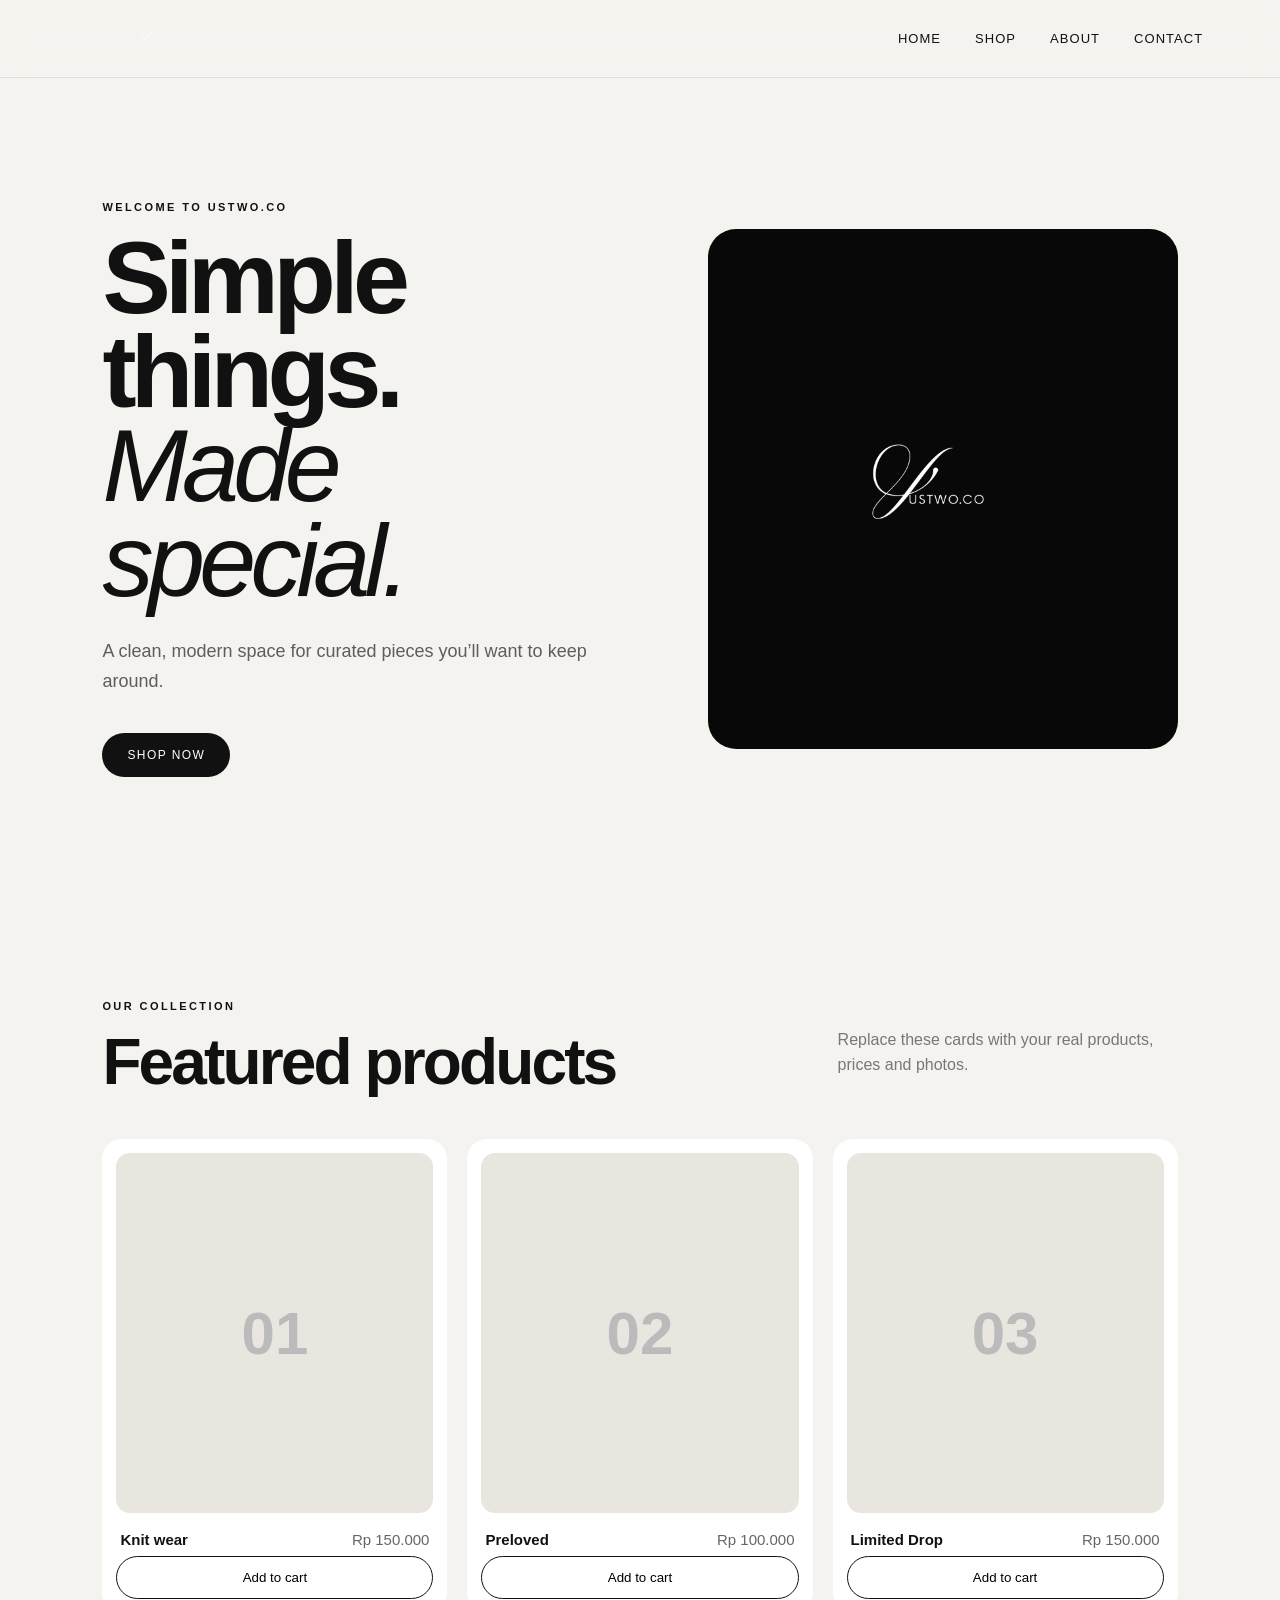
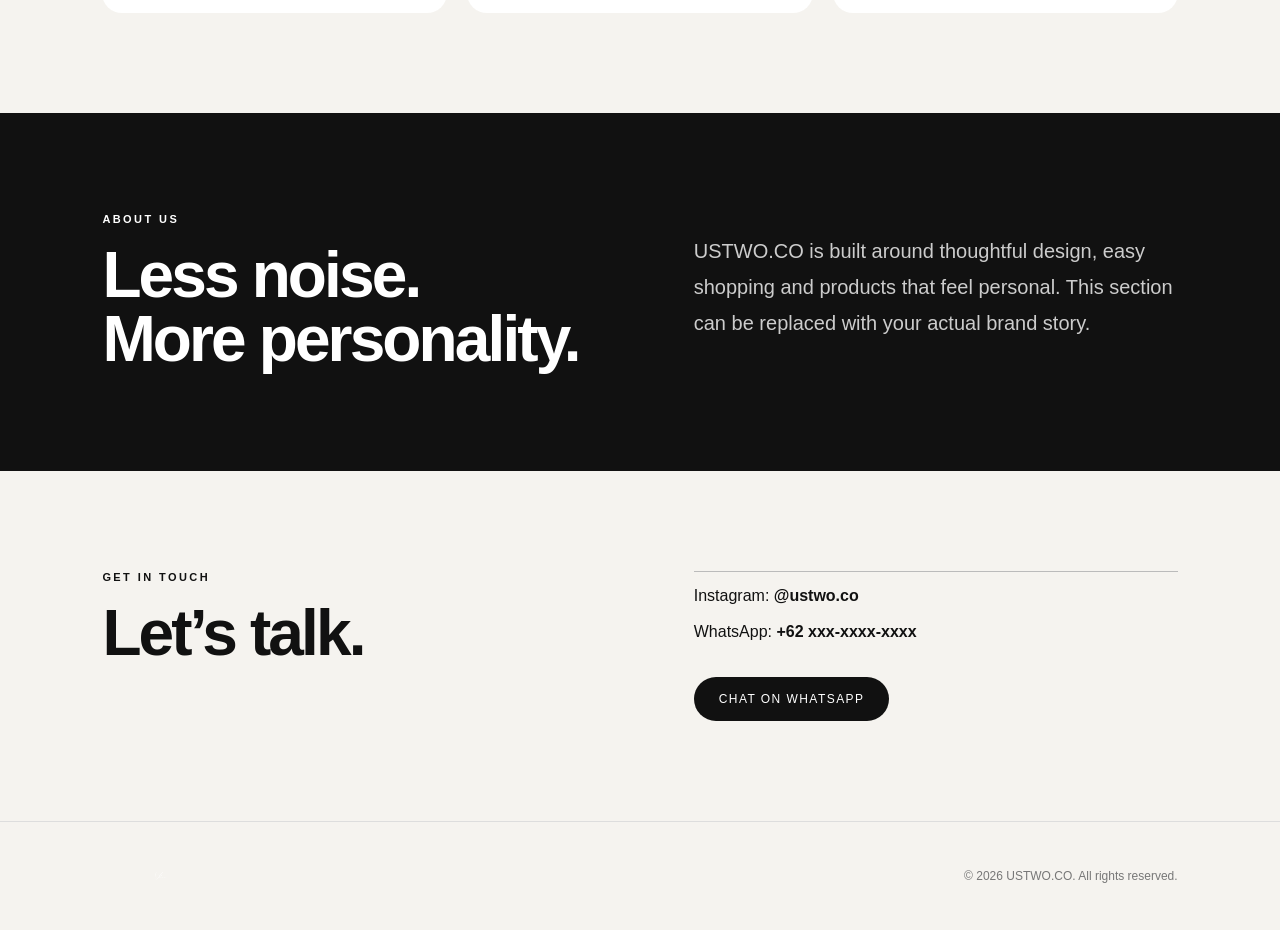
<file: index.html>
<!doctype html>
<html lang="en">
<head>
  <meta charset="utf-8">
  <meta name="viewport" content="width=device-width,initial-scale=1">
  <title>USTWO.CO — Official Store</title>
  <meta name="description" content="USTWO.CO — simple, modern and curated.">
  <link rel="stylesheet" href="style.css">
</head>
<body>
  <header class="nav">
    <a class="brand" href="#home"><img src="assets/logo.png" alt="USTWO.CO"></a>
    <nav>
      <a href="#home">Home</a>
      <a href="#shop">Shop</a>
      <a href="#about">About</a>
      <a href="#contact">Contact</a>
    </nav>
    <button class="menu" aria-label="Open menu">☰</button>
  </header>

  <main>
    <section id="home" class="hero">
      <div class="hero-copy">
        <p class="eyebrow">WELCOME TO USTWO.CO</p>
        <h1>Simple things.<br><span>Made special.</span></h1>
        <p class="lead">A clean, modern space for curated pieces you’ll want to keep around.</p>
        <a class="button" href="#shop">Shop now</a>
      </div>
      <div class="hero-card">
        <img src="assets/logo.png" alt="USTWO.CO logo">
      </div>
    </section>

    <section id="shop" class="section">
      <div class="section-head">
        <div>
          <p class="eyebrow">OUR COLLECTION</p>
          <h2>Featured products</h2>
        </div>
        <p class="muted">Replace these cards with your real products, prices and photos.</p>
      </div>

      <div class="products">
        <article class="product">
          <div class="product-image">01</div>
          <div class="product-info"><h3>Knit wear</h3><p>Rp 150.000</p></div>
          <button onclick="addToCart('Knit wear')">Add to cart</button>
        </article>
        <article class="product">
          <div class="product-image">02</div>
          <div class="product-info"><h3>Preloved</h3><p>Rp 100.000</p></div>
          <button onclick="addToCart('Preloved')">Add to cart</button>
        </article>
        <article class="product">
          <div class="product-image">03</div>
          <div class="product-info"><h3>Limited Drop</h3><p>Rp 150.000</p></div>
          <button onclick="addToCart('Limited Drop')">Add to cart</button>
        </article>
      </div>
    </section>

    <section id="about" class="about section">
      <div>
        <p class="eyebrow">ABOUT US</p>
        <h2>Less noise.<br>More personality.</h2>
      </div>
      <p>USTWO.CO is built around thoughtful design, easy shopping and products that feel personal. This section can be replaced with your actual brand story.</p>
    </section>

    <section id="contact" class="contact section">
      <div>
        <p class="eyebrow">GET IN TOUCH</p>
        <h2>Let’s talk.</h2>
      </div>
      <div class="contact-box">
        <p>Instagram: <strong>@ustwo.co</strong></p>
        <p>WhatsApp: <strong>+62 xxx-xxxx-xxxx</strong></p>
        <a class="button dark" href="https://wa.me/" target="_blank">Chat on WhatsApp</a>
      </div>
    </section>
  </main>

  <footer>
    <img src="assets/logo.png" alt="USTWO.CO">
    <p>© 2026 USTWO.CO. All rights reserved.</p>
  </footer>

  <div id="toast" class="toast"></div>
  <script src="script.js"></script>
</body>
</html>
</file>
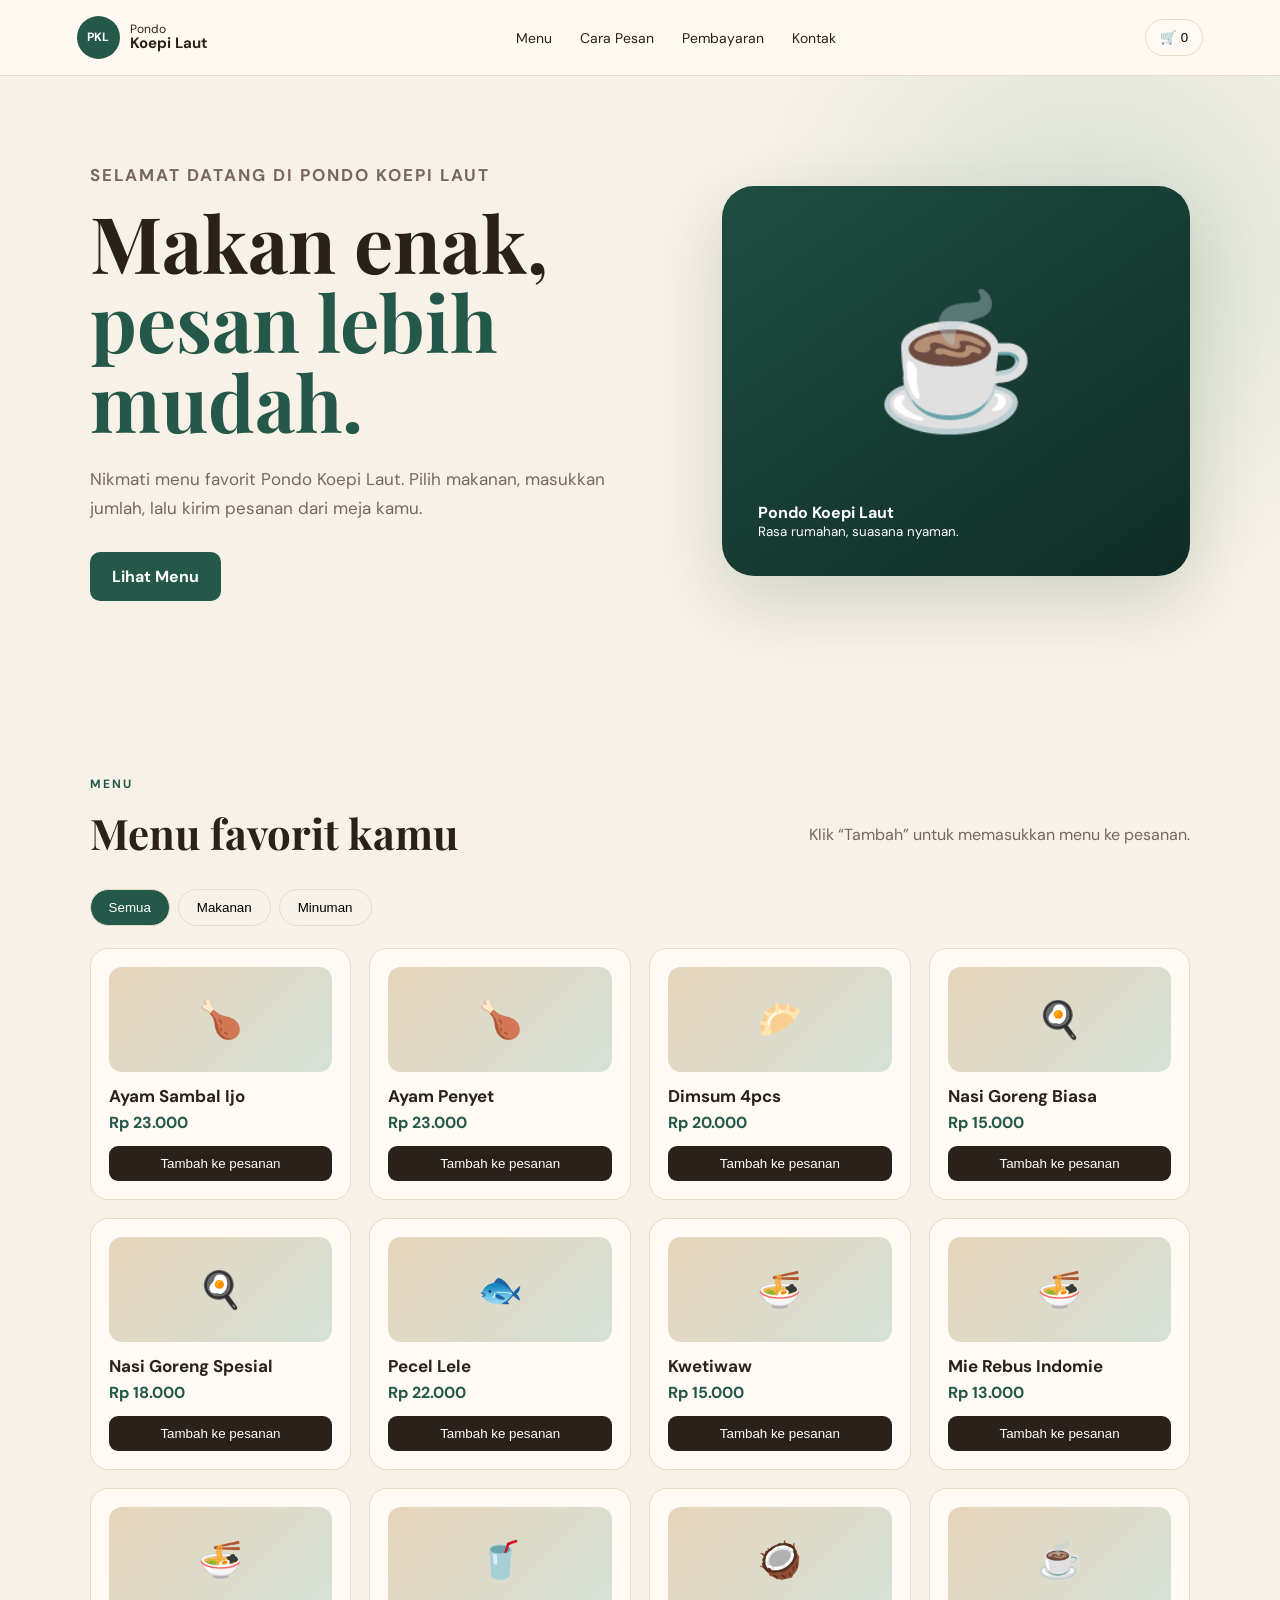
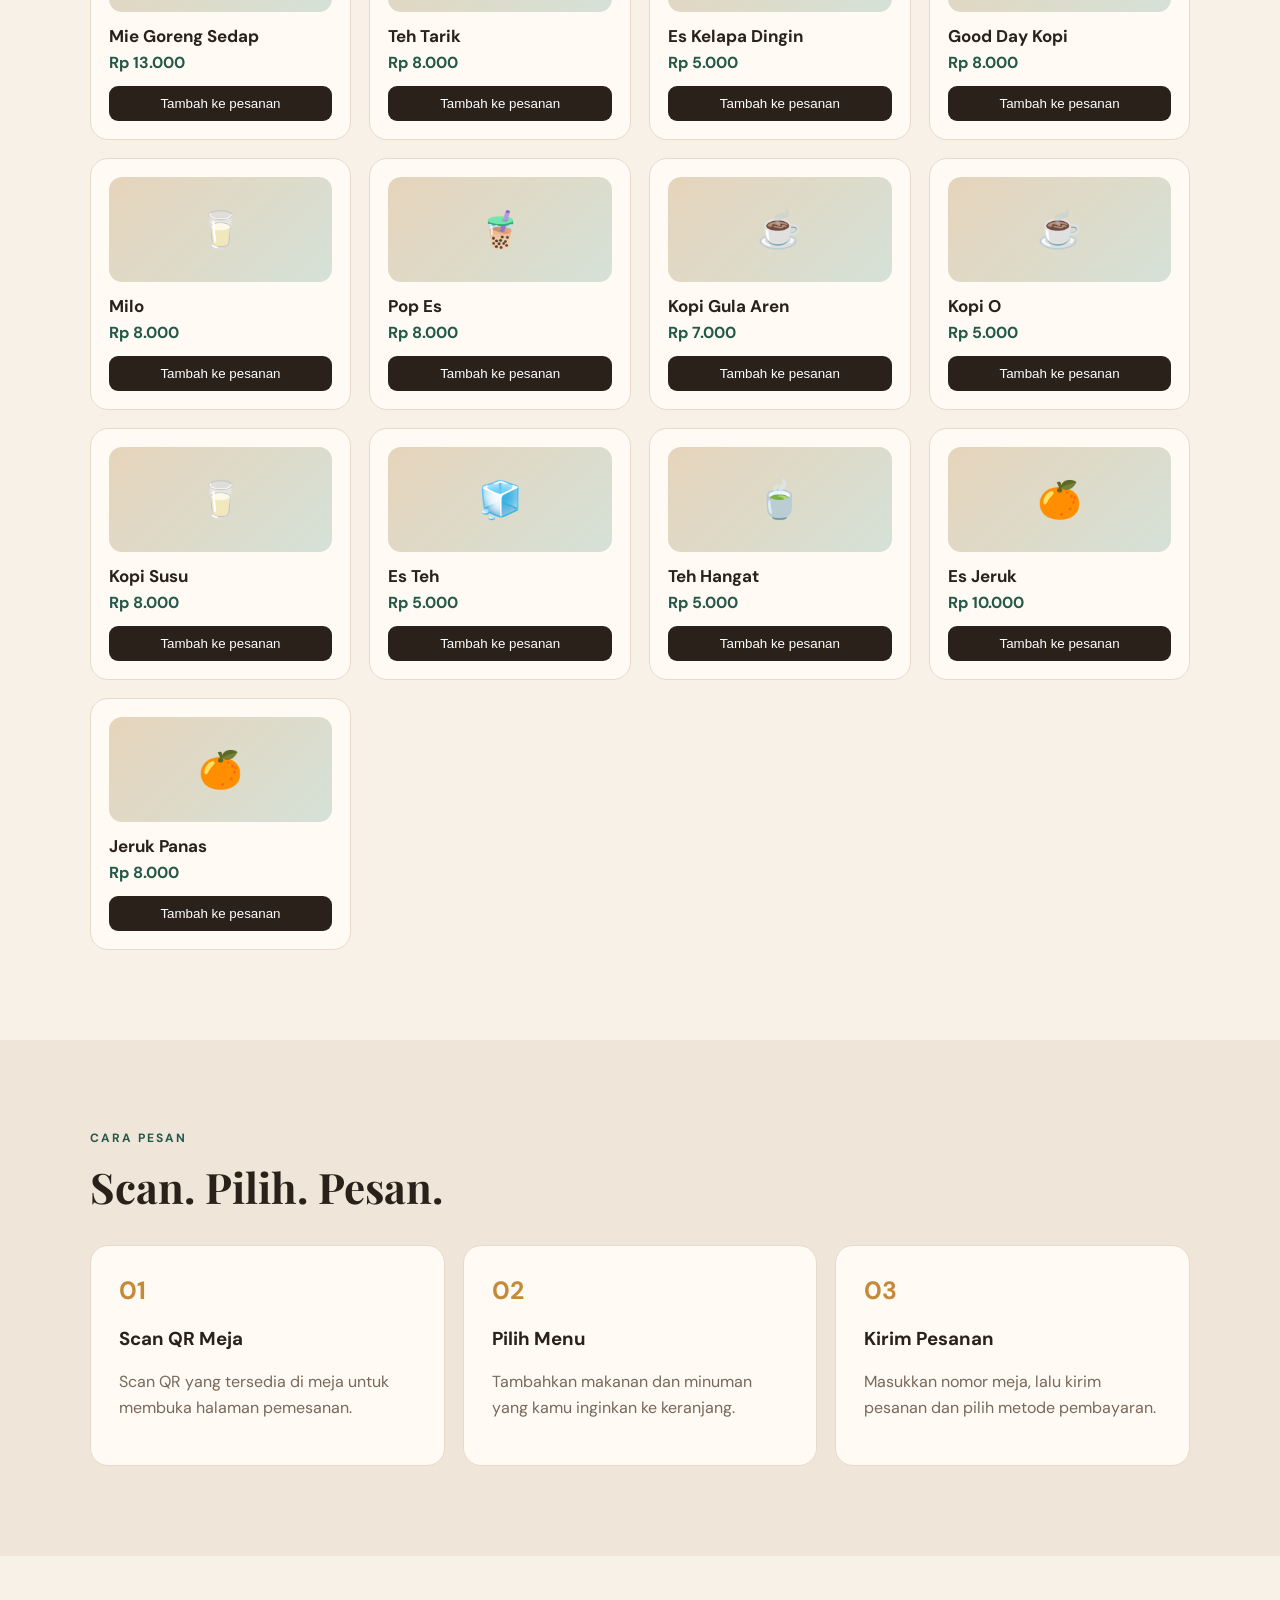
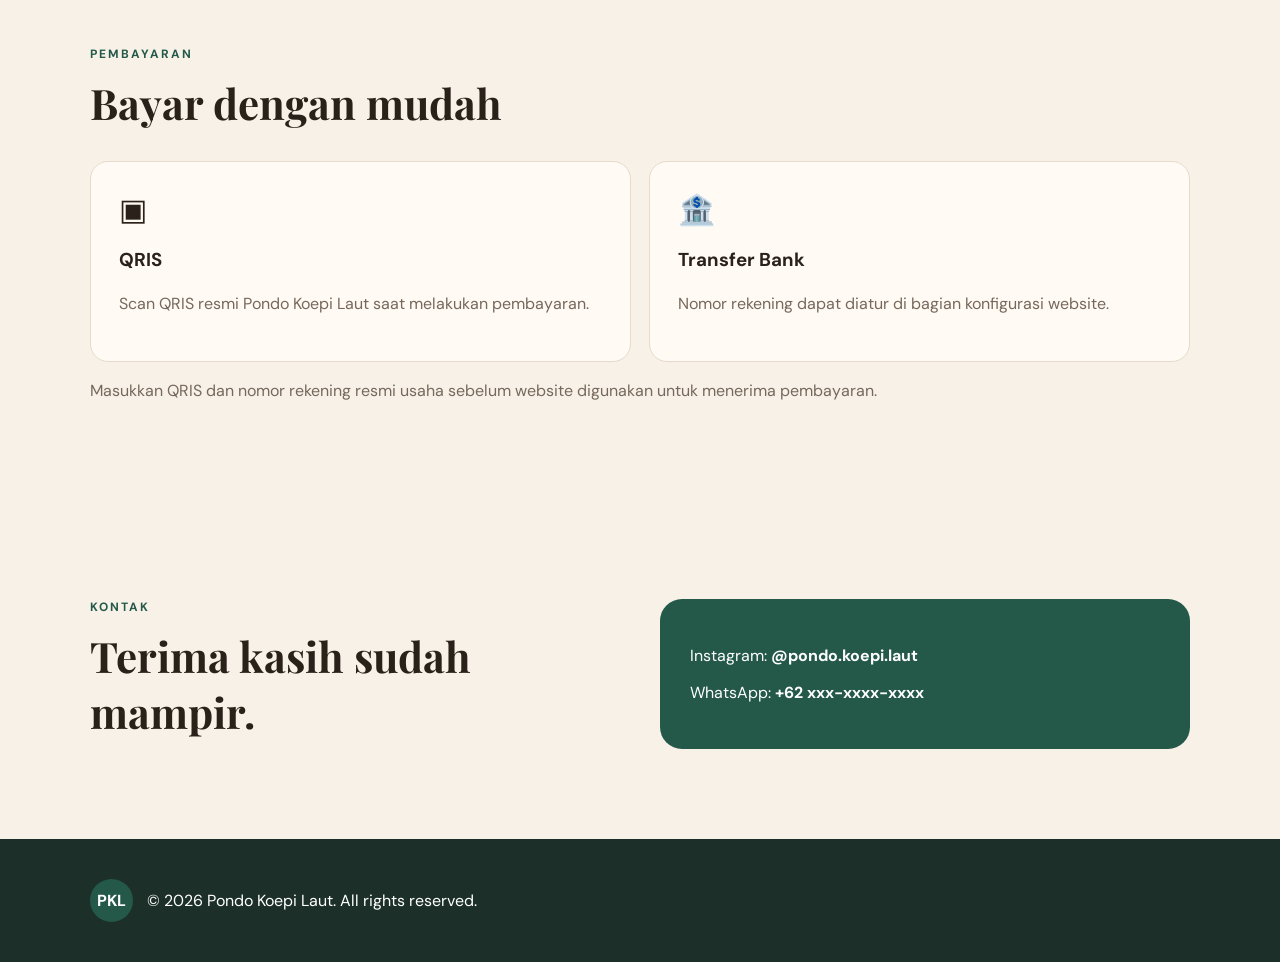
<file: assets/index.html>
<!doctype html><html lang="id"><head><meta charset="utf-8"><meta name="viewport" content="width=device-width,initial-scale=1"><title>Pondo Koepi Laut — Pesan Online</title><meta name="description" content="Pondo Koepi Laut — pesan makanan dan minuman secara online."><link rel="stylesheet" href="style.css"></head><body>
<header class="nav"><a class="brand" href="#home"><span class="logo-mark">PKL</span><span>Pondo<br><b>Koepi Laut</b></span></a><nav><a href="#menu">Menu</a><a href="#cara">Cara Pesan</a><a href="#bayar">Pembayaran</a><a href="#kontak">Kontak</a></nav><button class="cart-btn" onclick="openCart()">🛒 <span id="cartCount">0</span></button></header>
<main><section id="home" class="hero"><div><p class="eyebrow">SELAMAT DATANG DI PONDO KOEPI LAUT</p><h1>Makan enak,<br><span>pesan lebih mudah.</span></h1><p>Nikmati menu favorit Pondo Koepi Laut. Pilih makanan, masukkan jumlah, lalu kirim pesanan dari meja kamu.</p><a class="button" href="#menu">Lihat Menu</a></div><div class="hero-card"><div class="cup">☕</div><strong>Pondo Koepi Laut</strong><small>Rasa rumahan, suasana nyaman.</small></div></section>
<section id="menu" class="section"><div class="section-head"><div><p class="eyebrow">MENU</p><h2>Menu favorit kamu</h2></div><p class="muted">Klik “Tambah” untuk memasukkan menu ke pesanan.</p></div><div class="tabs"><button class="tab active" data-cat="all">Semua</button><button class="tab" data-cat="makanan">Makanan</button><button class="tab" data-cat="minuman">Minuman</button></div><div id="products" class="products"></div></section>
<section id="cara" class="section how"><div><p class="eyebrow">CARA PESAN</p><h2>Scan. Pilih. Pesan.</h2></div><div class="steps"><div><b>01</b><h3>Scan QR Meja</h3><p>Scan QR yang tersedia di meja untuk membuka halaman pemesanan.</p></div><div><b>02</b><h3>Pilih Menu</h3><p>Tambahkan makanan dan minuman yang kamu inginkan ke keranjang.</p></div><div><b>03</b><h3>Kirim Pesanan</h3><p>Masukkan nomor meja, lalu kirim pesanan dan pilih metode pembayaran.</p></div></div></section>
<section id="bayar" class="section payment"><div><p class="eyebrow">PEMBAYARAN</p><h2>Bayar dengan mudah</h2></div><div class="pay-grid"><div class="pay-card"><span>▣</span><h3>QRIS</h3><p>Scan QRIS resmi Pondo Koepi Laut saat melakukan pembayaran.</p></div><div class="pay-card"><span>🏦</span><h3>Transfer Bank</h3><p>Nomor rekening dapat diatur di bagian konfigurasi website.</p></div></div><p class="note">Masukkan QRIS dan nomor rekening resmi usaha sebelum website digunakan untuk menerima pembayaran.</p></section>
<section id="kontak" class="contact section"><div><p class="eyebrow">KONTAK</p><h2>Terima kasih sudah mampir.</h2></div><div class="contact-box"><p>Instagram: <strong>@pondo.koepi.laut</strong></p><p>WhatsApp: <strong>+62 xxx-xxxx-xxxx</strong></p></div></section></main>
<footer><div class="logo-mark">PKL</div><p>© 2026 Pondo Koepi Laut. All rights reserved.</p></footer>
<div id="cartModal" class="modal hidden"><div class="modal-card"><button class="close" onclick="closeCart()">×</button><p class="eyebrow">PESANAN</p><h2>Keranjang kamu</h2><div id="cartItems"></div><div class="total"><span>Total</span><strong id="cartTotal">Rp 0</strong></div><label>Nomor Meja<input id="tableNo" type="text" placeholder="Contoh: 5"></label><label>Metode Pembayaran<select id="paymentMethod"><option>QRIS</option><option>Transfer Bank</option><option>Cash</option></select></label><button class="button full" onclick="sendOrder()">Kirim Pesanan</button><p class="small">Pesanan dikirim melalui WhatsApp. Ganti nomor WhatsApp di script.js.</p></div></div>
<script src="script.js"></script></body></html>
</file>
<file: style.css>
*{box-sizing:border-box}html{scroll-behavior:smooth}body{margin:0;background:#f5f3ef;color:#111;font-family:Arial,Helvetica,sans-serif}.nav{height:78px;display:flex;align-items:center;justify-content:space-between;padding:0 6%;position:sticky;top:0;background:rgba(245,243,239,.92);backdrop-filter:blur(12px);z-index:10;border-bottom:1px solid #ddd}.brand img{width:150px;height:auto;max-height:52px;object-fit:contain}.nav nav{display:flex;gap:34px}.nav nav a{color:#111;text-decoration:none;font-size:13px;letter-spacing:.08em;text-transform:uppercase}.menu{display:none;border:0;background:none;font-size:24px}.hero{min-height:calc(100vh - 78px);display:grid;grid-template-columns:1.05fr .95fr;align-items:center;padding:8% 8%;gap:8%}.eyebrow{font-size:11px;letter-spacing:.22em;font-weight:700;margin:0 0 18px}.hero h1{font-size:clamp(54px,8vw,110px);line-height:.92;margin:0 0 28px;letter-spacing:-.055em}.hero h1 span{font-style:italic;font-weight:400}.lead{max-width:500px;color:#5d5d5d;font-size:18px;line-height:1.7}.button{display:inline-block;margin-top:18px;padding:15px 25px;background:#111;color:#fff;text-decoration:none;font-size:12px;letter-spacing:.12em;text-transform:uppercase;border-radius:999px}.hero-card{min-height:520px;border-radius:28px;background:#080808;display:flex;align-items:center;justify-content:center;overflow:hidden}.hero-card img{width:70%;max-height:70%;object-fit:contain}.section{padding:100px 8%}.section-head{display:flex;justify-content:space-between;align-items:end;gap:30px;margin-bottom:45px}.section h2{font-size:clamp(38px,5vw,68px);line-height:1;margin:0;letter-spacing:-.045em}.muted{color:#777;max-width:340px;line-height:1.6}.products{display:grid;grid-template-columns:repeat(3,1fr);gap:20px}.product{background:#fff;padding:14px;border-radius:20px}.product-image{height:360px;background:#e9e6e0;border-radius:14px;display:flex;align-items:center;justify-content:center;font-size:60px;font-weight:800;color:#bbb}.product-info{display:flex;justify-content:space-between;gap:10px;padding:18px 4px 8px}.product h3,.product p{margin:0;font-size:15px}.product p{color:#666}.product button{width:100%;padding:13px;border:1px solid #111;background:transparent;border-radius:999px;cursor:pointer}.about{display:grid;grid-template-columns:1fr 1fr;gap:10%;background:#111;color:#fff}.about p:last-child{font-size:20px;line-height:1.8;color:#ccc}.contact{display:grid;grid-template-columns:1fr 1fr;gap:10%}.contact-box{border-top:1px solid #bbb;padding-top:15px}.contact-box p{margin:0 0 18px}.dark{background:#111}footer{padding:35px 8%;border-top:1px solid #ddd;display:flex;align-items:center;justify-content:space-between;color:#777;font-size:12px}footer img{width:120px;height:35px;object-fit:contain}.toast{position:fixed;bottom:25px;left:50%;transform:translateX(-50%) translateY(20px);background:#111;color:#fff;padding:13px 20px;border-radius:999px;opacity:0;transition:.3s;pointer-events:none}.toast.show{opacity:1;transform:translateX(-50%) translateY(0)}@media(max-width:760px){.nav{padding:0 5%}.nav nav{display:none}.menu{display:block}.hero{grid-template-columns:1fr;padding:70px 6%}.hero-card{min-height:330px}.section{padding:75px 6%}.section-head,.about,.contact{grid-template-columns:1fr;display:grid}.products{grid-template-columns:1fr}.product-image{height:280px}footer{padding:30px 6%;flex-direction:column;gap:15px}}
</file>
<file: assets/style.css>
@import url("https://fonts.googleapis.com/css2?family=DM+Sans:wght@400;500;600;700&family=Playfair+Display:wght@600;700&display=swap");:root{--bg:#f7f1e7;--paper:#fffaf3;--ink:#2a211b;--muted:#76685c;--accent:#24594a;--gold:#c48a3a;--line:#e7dacb}*{box-sizing:border-box}html{scroll-behavior:smooth}body{margin:0;background:var(--bg);color:var(--ink);font-family:"DM Sans",sans-serif}.nav{height:76px;padding:0 6%;display:flex;align-items:center;justify-content:space-between;background:#fffaf3ee;position:sticky;top:0;z-index:5;border-bottom:1px solid var(--line);backdrop-filter:blur(10px)}.brand{display:flex;gap:10px;align-items:center;color:var(--ink);text-decoration:none;font-size:12px;line-height:1.05}.logo-mark{display:grid;place-items:center;width:43px;height:43px;border-radius:50%;background:var(--accent);color:#fff;font-weight:700}.brand b{font-size:15px}.nav nav{display:flex;gap:28px}.nav nav a{color:var(--ink);text-decoration:none;font-size:14px}.cart-btn{border:1px solid var(--line);background:var(--paper);padding:10px 14px;border-radius:30px;cursor:pointer}.hero{min-height:610px;padding:80px 7%;display:grid;grid-template-columns:1.1fr .9fr;gap:60px;align-items:center;background:radial-gradient(circle at 85% 30%,#d8e1d5,transparent 30%),var(--bg)}.eyebrow{font-size:12px;letter-spacing:2px;font-weight:700;color:var(--accent);margin:0 0 13px}.hero h1,h2{font-family:"Playfair Display",serif}.hero h1{font-size:clamp(45px,7vw,78px);line-height:1.02;margin:0 0 24px}.hero h1 span{color:var(--accent)}.hero p{max-width:590px;color:var(--muted);font-size:17px;line-height:1.7}.button{display:inline-block;background:var(--accent);color:#fff;text-decoration:none;border:0;padding:14px 22px;border-radius:10px;font-weight:700;cursor:pointer;margin-top:12px}.hero-card{min-height:390px;border-radius:32px;background:linear-gradient(145deg,#1f4d41,#102c26);color:#fff;padding:36px;display:flex;flex-direction:column;justify-content:flex-end;box-shadow:0 24px 70px #294f3c30}.cup{font-size:130px;align-self:center;margin:auto}.section{padding:90px 7%}.section-head{display:flex;justify-content:space-between;gap:30px;align-items:end;margin-bottom:28px}.section h2{font-size:42px;margin:0}.muted{color:var(--muted)}.tabs{display:flex;gap:8px;margin-bottom:22px}.tab{border:1px solid var(--line);background:transparent;padding:10px 18px;border-radius:30px;cursor:pointer}.tab.active{background:var(--accent);color:#fff}.products{display:grid;grid-template-columns:repeat(4,1fr);gap:18px}.product{background:var(--paper);border:1px solid var(--line);border-radius:18px;padding:18px;display:flex;flex-direction:column;min-height:205px}.product-image{height:105px;border-radius:13px;background:linear-gradient(135deg,#e6d4bb,#d5e1d7);display:grid;place-items:center;font-size:36px}.product h3{margin:13px 0 5px;font-size:17px}.price{font-weight:700;color:var(--accent);margin:0 0 13px}.add{margin-top:auto;border:0;background:var(--ink);color:#fff;border-radius:9px;padding:10px;cursor:pointer}.how{background:#efe6d9}.steps{display:grid;grid-template-columns:repeat(3,1fr);gap:18px;margin-top:30px}.steps>div,.pay-card{background:var(--paper);padding:28px;border-radius:18px;border:1px solid var(--line)}.steps b{color:var(--gold);font-size:25px}.steps p,.pay-card p,.note{color:var(--muted);line-height:1.6}.pay-grid{display:grid;grid-template-columns:1fr 1fr;gap:18px;margin-top:30px}.pay-card span{font-size:30px}.contact{display:grid;grid-template-columns:1fr 1fr;gap:40px}.contact-box{background:var(--accent);color:#fff;border-radius:22px;padding:30px}footer{padding:35px 7%;display:flex;align-items:center;gap:14px;background:#1c3029;color:#fff}.modal{position:fixed;inset:0;background:#0008;display:grid;place-items:center;z-index:20;padding:18px}.hidden{display:none}.modal-card{position:relative;background:var(--paper);width:min(560px,100%);max-height:90vh;overflow:auto;padding:30px;border-radius:22px}.close{position:absolute;right:18px;top:12px;border:0;background:none;font-size:30px;cursor:pointer}.cart-row{display:flex;justify-content:space-between;gap:12px;padding:12px 0;border-bottom:1px solid var(--line)}.qty button{border:1px solid var(--line);background:#fff;padding:4px 9px;border-radius:6px}.total{display:flex;justify-content:space-between;font-size:20px;padding:20px 0}.modal label{display:block;font-size:13px;font-weight:700;margin-top:14px}.modal input,.modal select{width:100%;padding:12px;margin-top:7px;border:1px solid var(--line);border-radius:9px;background:#fff}.full{width:100%;margin-top:20px}.small{font-size:12px;color:var(--muted);line-height:1.5}@media(max-width:850px){.nav nav{display:none}.hero,.contact{grid-template-columns:1fr}.products{grid-template-columns:repeat(2,1fr)}.steps,.pay-grid{grid-template-columns:1fr}.section-head{display:block}}@media(max-width:480px){.products{grid-template-columns:1fr}.hero{padding-top:55px}}
</file>
